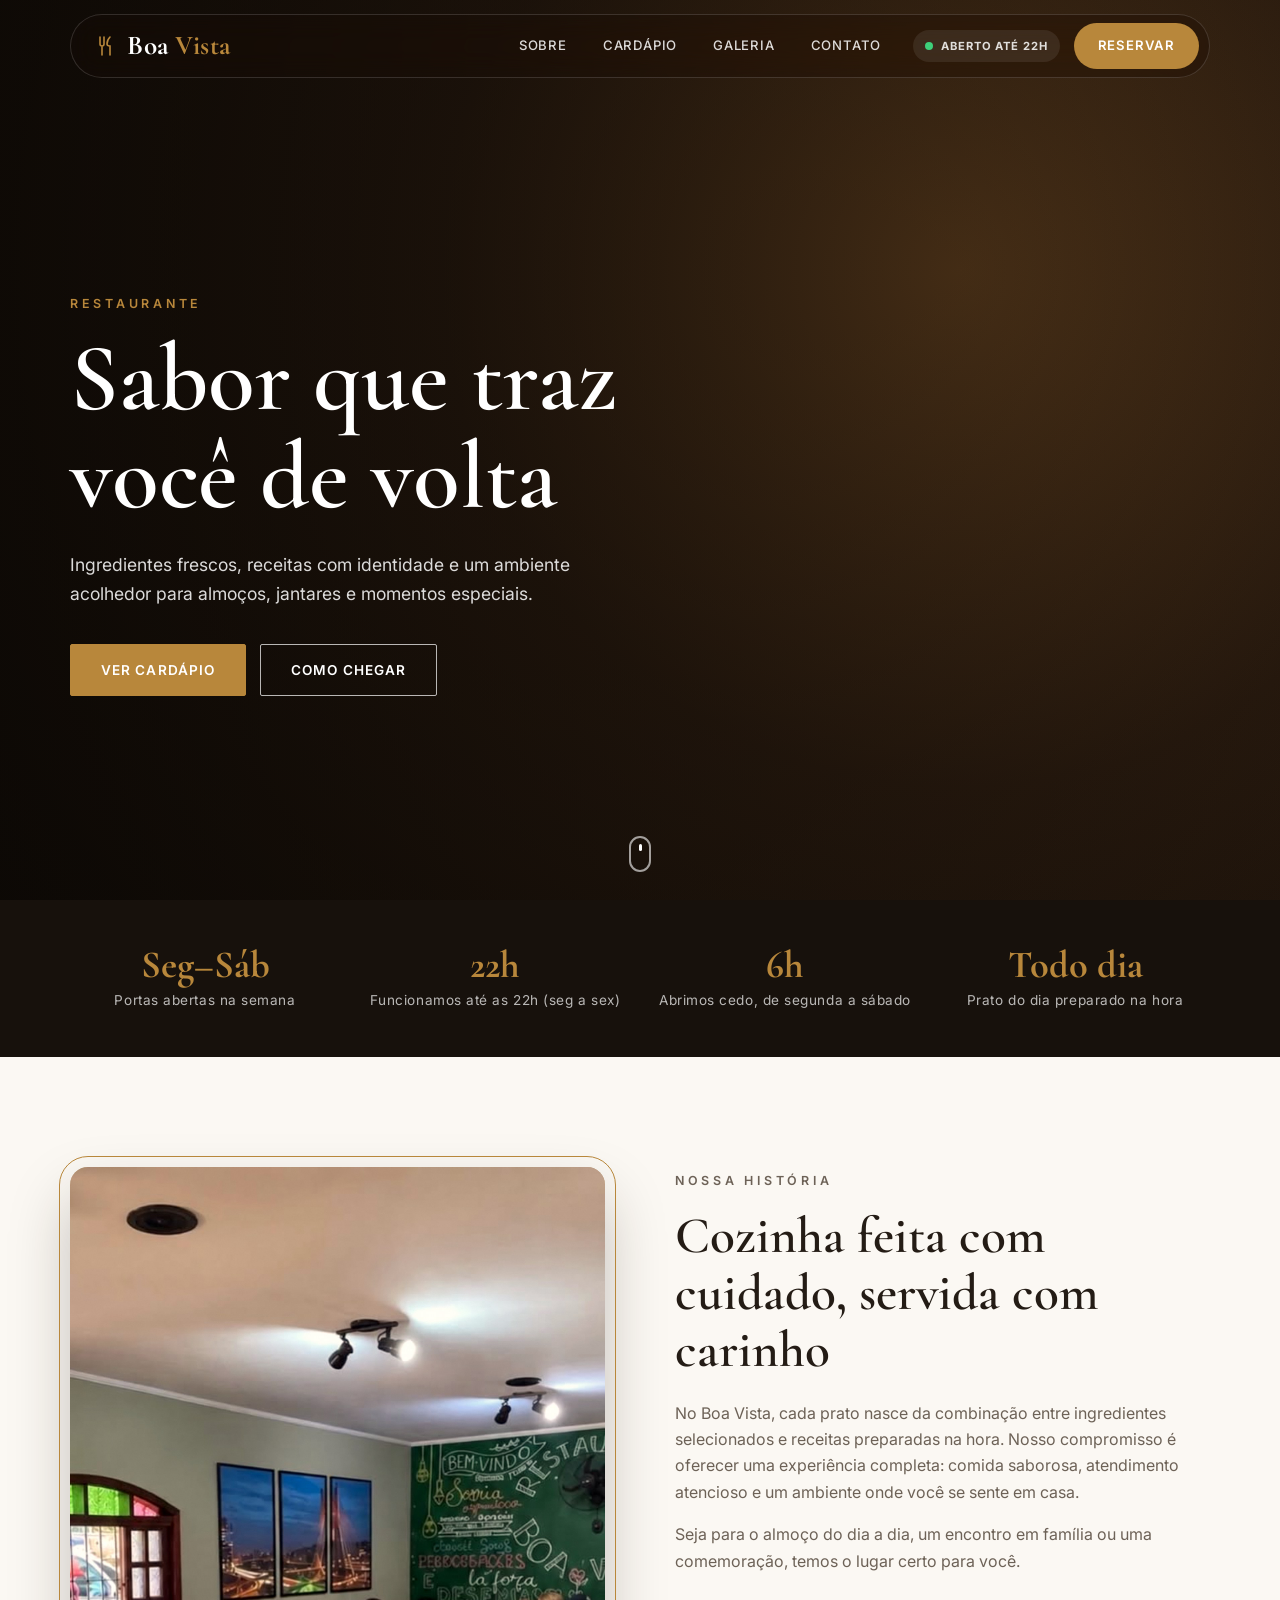
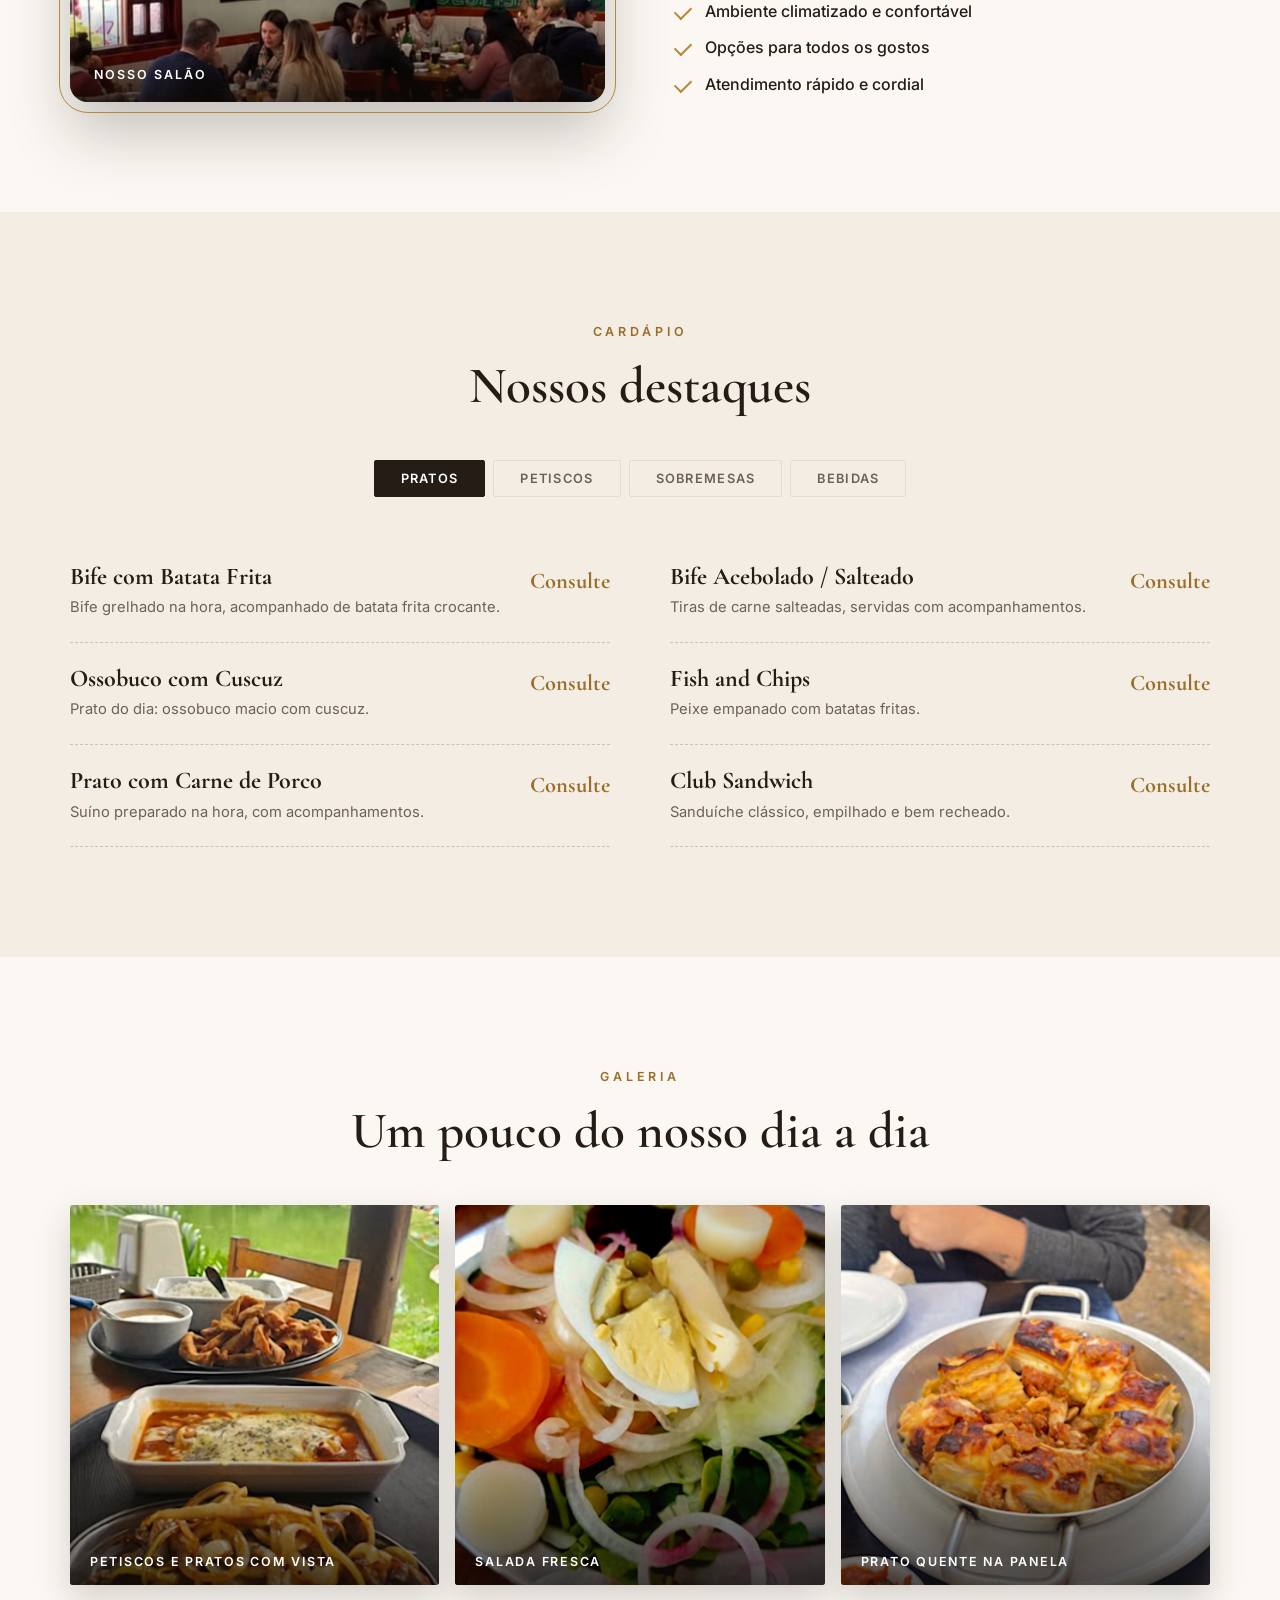
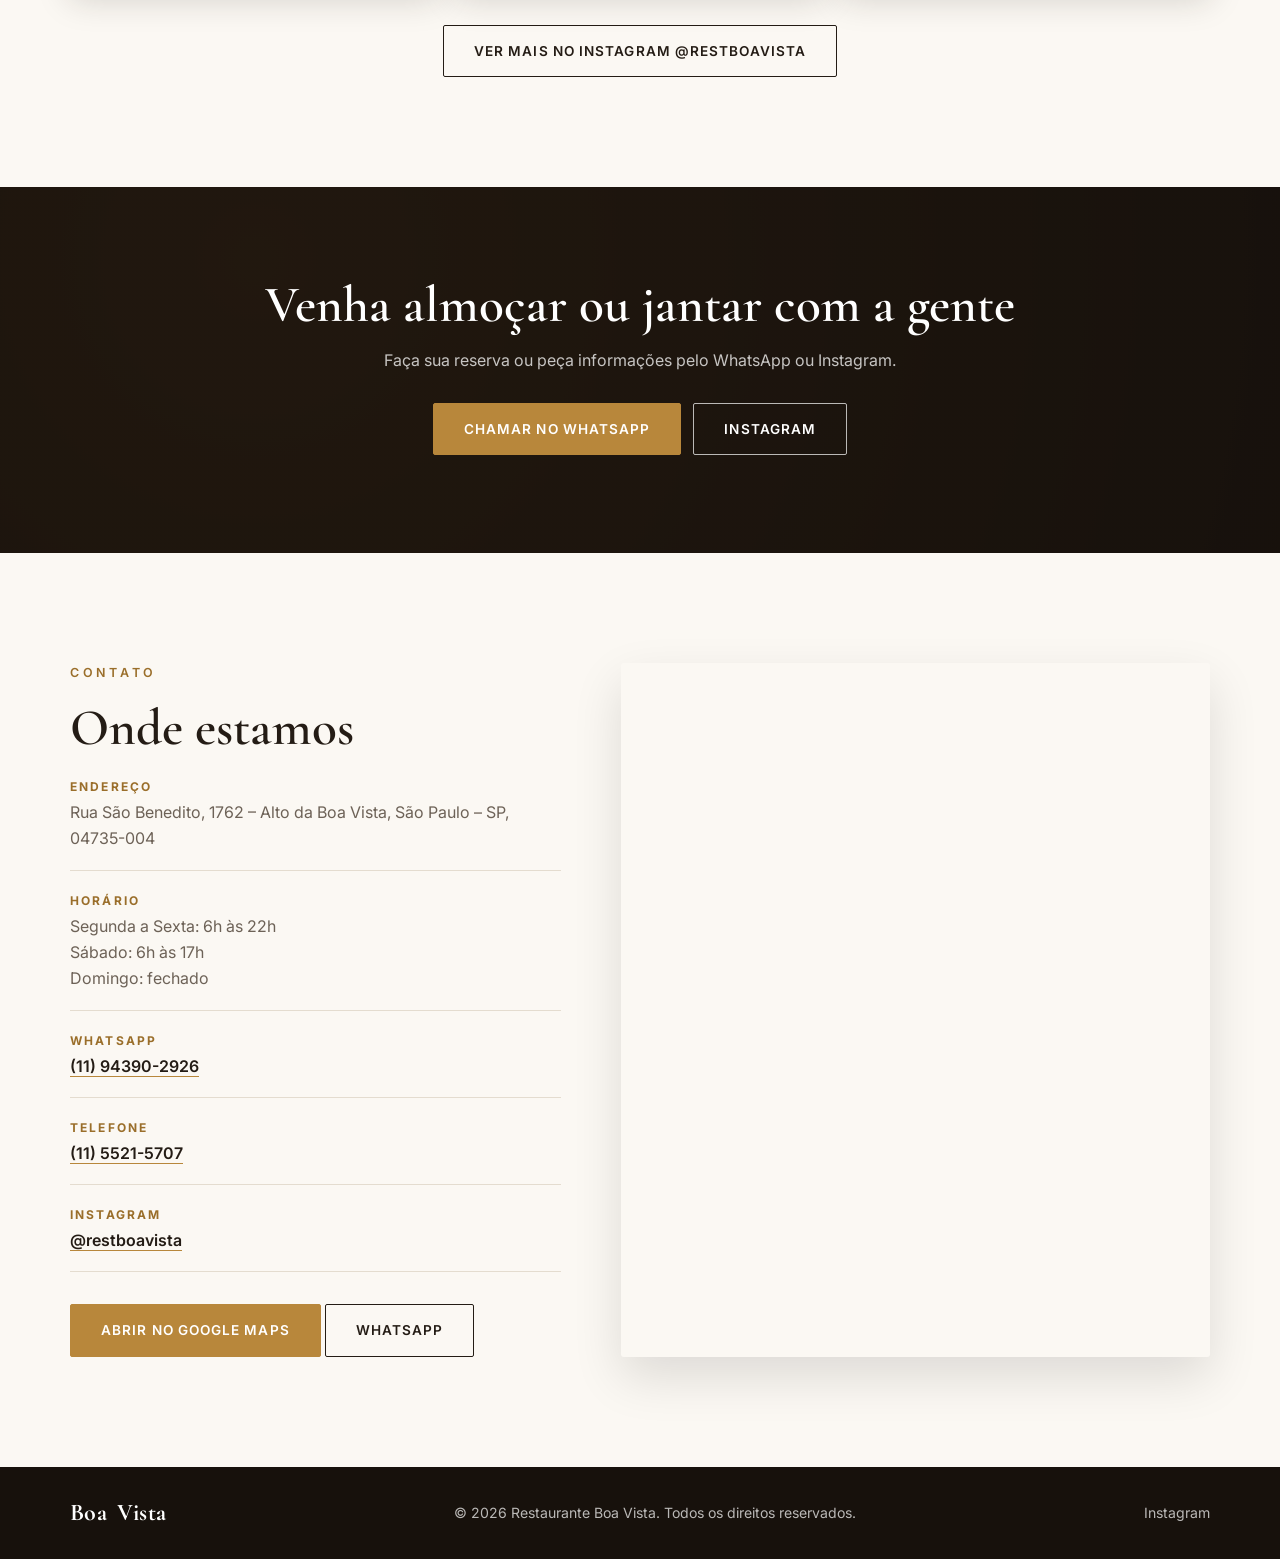
<file: index.html>
<!DOCTYPE html>
<html lang="pt-BR">
<head>
  <meta charset="UTF-8">
  <meta name="viewport" content="width=device-width, initial-scale=1">
  <title>Restaurante Boa Vista | Sabor e tradição</title>
  <meta name="description" content="Restaurante Boa Vista: pratos preparados com ingredientes frescos, ambiente acolhedor e atendimento de excelência. Veja o cardápio, horários e como chegar.">
  <meta property="og:title" content="Restaurante Boa Vista">
  <meta property="og:description" content="Sabor, tradição e um ambiente feito para você voltar sempre.">
  <meta property="og:type" content="restaurant">
  <link rel="preconnect" href="https://fonts.googleapis.com">
  <link rel="preconnect" href="https://fonts.gstatic.com" crossorigin>
  <link href="https://fonts.googleapis.com/css2?family=Cormorant+Garamond:wght@500;600;700&family=Inter:wght@400;500;600&display=swap" rel="stylesheet">
  <link rel="stylesheet" href="style.css">
</head>
<body>

  <header class="nav" id="nav">
    <div class="nav__bar">
      <a href="#inicio" class="logo" aria-label="Restaurante Boa Vista">
        <svg class="logo__mark" viewBox="0 0 24 24" fill="none" stroke="currentColor" stroke-width="1.6" stroke-linecap="round" aria-hidden="true"><path d="M7 3v7a2 2 0 0 0 2 2v9M11 3v7a2 2 0 0 1-2 2M7 3v7M17 3c-2 2-3 4.5-3 7 0 1.5 1 2 3 2v9"/></svg>
        <span>Boa <em>Vista</em></span>
      </a>
      <nav class="nav__links" id="navLinks">
        <a href="#sobre">Sobre</a>
        <a href="#cardapio">Cardápio</a>
        <a href="#galeria">Galeria</a>
        <a href="#contato">Contato</a>
        <span class="status" id="status"><i></i><b id="statusText">Horários</b></span>
        <a href="https://wa.me/5511943902926" target="_blank" rel="noopener" class="nav__cta">Reservar</a>
      </nav>
      <button class="burger" id="burger" aria-label="Abrir menu" aria-expanded="false"><span></span><span></span></button>
    </div>
  </header>

  <main>
    <section class="hero" id="inicio">
      <div class="hero__overlay"></div>
      <div class="container hero__content">
        <p class="eyebrow">Restaurante</p>
        <h1>Sabor que traz<br>você de volta</h1>
        <p class="hero__text">Ingredientes frescos, receitas com identidade e um ambiente acolhedor para almoços, jantares e momentos especiais.</p>
        <div class="hero__actions">
          <a href="#cardapio" class="btn">Ver cardápio</a>
          <a href="https://maps.app.goo.gl/kXkVzVQqNEwW2Yjz5" class="btn btn--ghost" target="_blank" rel="noopener">Como chegar</a>
        </div>
      </div>
      <a href="#sobre" class="scroll" aria-label="Rolar para baixo"></a>
    </section>

    <section class="stats">
      <div class="container stats__grid">
        <div><strong>Seg–Sáb</strong><span>Portas abertas na semana</span></div>
        <div><strong>22h</strong><span>Funcionamos até as 22h (seg a sex)</span></div>
        <div><strong>6h</strong><span>Abrimos cedo, de segunda a sábado</span></div>
        <div><strong>Todo dia</strong><span>Prato do dia preparado na hora</span></div>
      </div>
    </section>

    <section class="section" id="sobre">
      <div class="container about">
        <figure class="about__img reveal"><img src="fotos/restaurante.jpg" alt="Salão do Restaurante Boa Vista com clientes almoçando" loading="lazy"><figcaption>Nosso salão</figcaption></figure>
        <div class="reveal">
          <p class="eyebrow eyebrow--dark">Nossa história</p>
          <h2>Cozinha feita com cuidado, servida com carinho</h2>
          <p>No Boa Vista, cada prato nasce da combinação entre ingredientes selecionados e receitas preparadas na hora. Nosso compromisso é oferecer uma experiência completa: comida saborosa, atendimento atencioso e um ambiente onde você se sente em casa.</p>
          <p>Seja para o almoço do dia a dia, um encontro em família ou uma comemoração, temos o lugar certo para você.</p>
          <ul class="ticks">
            <li>Ambiente climatizado e confortável</li>
            <li>Opções para todos os gostos</li>
            <li>Atendimento rápido e cordial</li>
          </ul>
        </div>
      </div>
    </section>

    <section class="section section--alt" id="cardapio">
      <div class="container">
        <div class="section__head reveal">
          <p class="eyebrow eyebrow--dark">Cardápio</p>
          <h2>Nossos destaques</h2>
        </div>
        <div class="tabs reveal" role="tablist">
          <button class="tab is-active" data-tab="pratos" role="tab">Pratos</button>
          <button class="tab" data-tab="petiscos" role="tab">Petiscos</button>
          <button class="tab" data-tab="sobremesas" role="tab">Sobremesas</button>
          <button class="tab" data-tab="bebidas" role="tab">Bebidas</button>
        </div>

        <!-- Edite os itens e preços abaixo -->
        <div class="menu is-active" id="pratos">
          <article class="item"><div><h3>Bife com Batata Frita</h3><p>Bife grelhado na hora, acompanhado de batata frita crocante.</p></div><span>Consulte</span></article>
          <article class="item"><div><h3>Bife Acebolado / Salteado</h3><p>Tiras de carne salteadas, servidas com acompanhamentos.</p></div><span>Consulte</span></article>
          <article class="item"><div><h3>Ossobuco com Cuscuz</h3><p>Prato do dia: ossobuco macio com cuscuz.</p></div><span>Consulte</span></article>
          <article class="item"><div><h3>Fish and Chips</h3><p>Peixe empanado com batatas fritas.</p></div><span>Consulte</span></article>
          <article class="item"><div><h3>Prato com Carne de Porco</h3><p>Suíno preparado na hora, com acompanhamentos.</p></div><span>Consulte</span></article>
          <article class="item"><div><h3>Club Sandwich</h3><p>Sanduíche clássico, empilhado e bem recheado.</p></div><span>Consulte</span></article>
        </div>
        <div class="menu" id="petiscos">
          <article class="item"><div><h3>Porção de Batata Frita</h3><p>Crocante, ideal para acompanhar a cerveja.</p></div><span>Consulte</span></article>
          <article class="item"><div><h3>Petisco de Porco</h3><p>Pedaços de suíno preparados na hora.</p></div><span>Consulte</span></article>
          <article class="item"><div><h3>Isca de Peixe</h3><p>Empanada, servida com batatas.</p></div><span>Consulte</span></article>
        </div>
        <div class="menu" id="sobremesas">
          <article class="item"><div><h3>Bolo de Chocolate</h3><p>Fatia generosa, feita para fechar bem a refeição.</p></div><span>Consulte</span></article>
          <article class="item"><div><h3>Sobremesa do Dia</h3><p>Pergunte ao garçom as opções de hoje.</p></div><span>Consulte</span></article>
        </div>
        <div class="menu" id="bebidas">
          <article class="item"><div><h3>Drinks e Coquetéis</h3><p>Preparados na hora, incluindo opções com pepino.</p></div><span>Consulte</span></article>
          <article class="item"><div><h3>Cervejas Geladas</h3><p>Garrafas bem geladas.</p></div><span>Consulte</span></article>
          <article class="item"><div><h3>Chás e Refrescos</h3><p>Opções para acompanhar a refeição.</p></div><span>Consulte</span></article>
        </div>
      </div>
    </section>

    <section class="section" id="galeria">
      <div class="container">
        <div class="section__head reveal">
          <p class="eyebrow eyebrow--dark">Galeria</p>
          <h2>Um pouco do nosso dia a dia</h2>
        </div>
        <div class="gallery reveal">
          <div class="g"><img src="fotos/prato-1.jpg" alt="Petiscos e pratos à beira do lago" loading="lazy"><span>Petiscos e pratos com vista</span></div>
          <div class="g"><img src="fotos/prato-2.jpg" alt="Salada fresca do restaurante" loading="lazy"><span>Salada fresca</span></div>
          <div class="g"><img src="fotos/prato-3.jpg" alt="Prato quente servido na panela" loading="lazy"><span>Prato quente na panela</span></div>
        </div>        <p class="center reveal"><a href="https://www.instagram.com/restboavista" target="_blank" rel="noopener" class="btn btn--outline">Ver mais no Instagram @restboavista</a></p>
      </div>
    </section>

    <section class="cta">
      <div class="container reveal">
        <h2>Venha almoçar ou jantar com a gente</h2>
        <p>Faça sua reserva ou peça informações pelo WhatsApp ou Instagram.</p>
        <a href="https://wa.me/5511943902926" target="_blank" rel="noopener" class="btn">Chamar no WhatsApp</a>
        <a href="https://www.instagram.com/restboavista" target="_blank" rel="noopener" class="btn btn--ghost">Instagram</a>
      </div>
    </section>

    <section class="section" id="contato">
      <div class="container contact">
        <div class="reveal">
          <p class="eyebrow eyebrow--dark">Contato</p>
          <h2>Onde estamos</h2>
          <ul class="info">
            <li><b>Endereço</b><span>Rua São Benedito, 1762 – Alto da Boa Vista, São Paulo – SP, 04735-004</span></li>
            <li><b>Horário</b><span>Segunda a Sexta: 6h às 22h<br>Sábado: 6h às 17h<br>Domingo: fechado</span></li>
            <li><b>WhatsApp</b><span><a href="https://wa.me/5511943902926" target="_blank" rel="noopener">(11) 94390-2926</a></span></li>
            <li><b>Telefone</b><span><a href="tel:+551155215707">(11) 5521-5707</a></span></li>
            <li><b>Instagram</b><span><a href="https://www.instagram.com/restboavista" target="_blank" rel="noopener">@restboavista</a></span></li>
          </ul>
          <a href="https://maps.app.goo.gl/kXkVzVQqNEwW2Yjz5" class="btn" target="_blank" rel="noopener">Abrir no Google Maps</a>
        <a href="https://wa.me/5511943902926" class="btn btn--outline" target="_blank" rel="noopener">WhatsApp</a>
        </div>
        <div class="map reveal">
          <!-- Após colar o link do Maps, troque o src pela URL de "Incorporar um mapa" -->
          <iframe title="Localização do restaurante" src="https://www.google.com/maps?q=-23.6396241,-46.6951575&z=17&output=embed" loading="lazy" referrerpolicy="no-referrer-when-downgrade"></iframe>
        </div>
      </div>
    </section>
  </main>

  <footer class="footer">
    <div class="container footer__inner">
      <a href="#inicio" class="logo">Boa <span>Vista</span></a>
      <p>© <span id="year"></span> Restaurante Boa Vista. Todos os direitos reservados.</p>
      <a href="https://www.instagram.com/restboavista" target="_blank" rel="noopener">Instagram</a>
    </div>
  </footer>

  <script src="script.js"></script>
</body>
</html>
</file>
<file: style.css>
:root{
  --bg:#fbf8f3; --alt:#f3ede3; --ink:#241c15; --muted:#6d6257;
  --gold:#b8873b; --gold-d:#9a6e2a; --dark:#17110c; --line:#e4dccf;
  --serif:'Cormorant Garamond',Georgia,serif; --sans:'Inter',system-ui,sans-serif;
}
*{box-sizing:border-box;margin:0;padding:0}
html{scroll-behavior:smooth;scroll-padding-top:70px}
body{font-family:var(--sans);color:var(--ink);background:var(--bg);line-height:1.65;-webkit-font-smoothing:antialiased}
img,iframe{display:block;max-width:100%}
a{color:inherit;text-decoration:none}
ul{list-style:none}
.container{width:min(1140px,100% - 40px);margin-inline:auto}
.center{text-align:center;margin-top:40px}

/* Buttons */
.btn{display:inline-block;background:var(--gold);color:#fff;padding:14px 30px;border-radius:2px;font-weight:600;font-size:.85rem;letter-spacing:.08em;text-transform:uppercase;border:1px solid var(--gold);transition:.25s}
.btn:hover{background:var(--gold-d);border-color:var(--gold-d);transform:translateY(-2px)}
.btn--small{padding:9px 20px;font-size:.75rem}
.btn--ghost{background:transparent;border-color:rgba(255,255,255,.7)}
.btn--ghost:hover{background:#fff;color:var(--dark);border-color:#fff}
.btn--outline{background:transparent;color:var(--ink);border-color:var(--ink)}
.btn--outline:hover{background:var(--ink);color:#fff;border-color:var(--ink)}

/* Nav */
.nav{position:fixed;inset:14px 0 auto;z-index:50;color:#fff;pointer-events:none;transition:.3s}
.nav__bar{position:relative;pointer-events:auto;width:min(1140px,100% - 28px);margin-inline:auto;display:flex;align-items:center;justify-content:space-between;gap:20px;height:64px;padding:0 10px 0 22px;border-radius:999px;background:rgba(20,14,9,.35);border:1px solid rgba(255,255,255,.14);backdrop-filter:blur(14px) saturate(1.4);-webkit-backdrop-filter:blur(14px) saturate(1.4);transition:.3s}
.nav.is-solid{inset:8px 0 auto}
.nav.is-solid .nav__bar{background:rgba(20,14,9,.88);box-shadow:0 10px 34px rgba(0,0,0,.3);height:58px}
.logo{display:flex;align-items:center;gap:10px;font-family:var(--serif);font-size:1.7rem;font-weight:700;letter-spacing:.02em;line-height:1}
.logo em{font-style:normal;color:var(--gold)}
.logo__mark{width:24px;height:24px;color:var(--gold)}
.nav__links{display:flex;align-items:center;gap:4px;font-size:.82rem;letter-spacing:.06em;text-transform:uppercase;font-weight:500}
.nav__links > a:not(.nav__cta){padding:10px 16px;border-radius:999px;transition:.2s;color:rgba(255,255,255,.85)}
.nav__links > a:not(.nav__cta):hover{background:rgba(255,255,255,.12);color:#fff}
.status{display:flex;align-items:center;gap:8px;margin:0 10px 0 12px;padding:7px 12px;border-radius:999px;font-size:.7rem;letter-spacing:.08em;background:rgba(255,255,255,.08);color:rgba(255,255,255,.85)}
.status i{width:8px;height:8px;border-radius:50%;background:#8a8f98}
.status.is-open i{background:#3ecf7a;box-shadow:0 0 0 0 rgba(62,207,122,.6);animation:pulse 2s infinite}
.status.is-closed i{background:#e5675a}
@keyframes pulse{70%{box-shadow:0 0 0 7px rgba(62,207,122,0)}100%{box-shadow:0 0 0 0 rgba(62,207,122,0)}}
.nav__cta{background:var(--gold);color:#fff;padding:12px 24px;border-radius:999px;font-weight:600;transition:.25s}
.nav__cta:hover{background:var(--gold-d);transform:translateY(-1px)}
.burger{display:none;background:rgba(255,255,255,.1);border:0;width:44px;height:44px;border-radius:50%;cursor:pointer;position:relative}
.burger span{position:absolute;left:14px;right:14px;height:2px;background:#fff;border-radius:2px;transition:.3s}
.burger span:first-child{top:18px}.burger span:last-child{top:25px}
.burger.is-open span:first-child{top:21px;transform:rotate(45deg)}
.burger.is-open span:last-child{top:21px;transform:rotate(-45deg)}

/* Hero (troque a URL por uma foto real: url('foto.jpg')) */
.hero{position:relative;min-height:100vh;display:flex;align-items:center;color:#fff;
  background:radial-gradient(circle at 75% 30%,#5a3b1c 0,#2a1b0f 45%,#120c07 100%) center/cover}
.hero__overlay{position:absolute;inset:0;background:linear-gradient(90deg,rgba(10,7,4,.7),rgba(10,7,4,.15))}
.hero__content{position:relative;padding-top:90px}
.eyebrow{font-size:.78rem;letter-spacing:.3em;text-transform:uppercase;color:var(--gold);font-weight:600;margin-bottom:16px}
.eyebrow--dark{color:var(--gold-d)}
.hero h1{font-family:var(--serif);font-size:clamp(3rem,8vw,6rem);line-height:1.02;font-weight:600;margin-bottom:24px}
.hero__text{max-width:520px;font-size:1.1rem;color:rgba(255,255,255,.85);margin-bottom:36px}
.hero__actions{display:flex;gap:14px;flex-wrap:wrap}
.scroll{position:absolute;bottom:28px;left:50%;width:22px;height:36px;border:2px solid rgba(255,255,255,.6);border-radius:12px;transform:translateX(-50%)}
.scroll::after{content:"";position:absolute;top:6px;left:50%;width:3px;height:7px;margin-left:-1.5px;background:#fff;border-radius:2px;animation:sc 1.6s infinite}
@keyframes sc{0%{opacity:1;transform:translateY(0)}100%{opacity:0;transform:translateY(12px)}}

/* Stats */
.stats{background:var(--dark);color:#fff;padding:44px 0}
.stats__grid{display:grid;grid-template-columns:repeat(4,1fr);gap:20px;text-align:center}
.stats strong{display:block;font-family:var(--serif);font-size:2.4rem;color:var(--gold);line-height:1.1}
.stats span{font-size:.85rem;color:rgba(255,255,255,.7);letter-spacing:.04em}

/* Sections */
.section{padding:110px 0}
.section--alt{background:var(--alt)}
.section__head{text-align:center;margin-bottom:44px}
h2{font-family:var(--serif);font-size:clamp(2.1rem,4.5vw,3.2rem);line-height:1.12;font-weight:600;margin-bottom:20px}

.about{display:grid;grid-template-columns:1fr 1fr;gap:70px;align-items:center}
.about p{color:var(--muted);margin-bottom:16px}
.about__img,.g{background:linear-gradient(135deg,#d9c7a8,#a98555);display:flex;align-items:center;justify-content:center;color:rgba(255,255,255,.85);font-size:.85rem;letter-spacing:.1em;text-transform:uppercase;border-radius:3px}
.about__img{position:relative;aspect-ratio:1/1;overflow:hidden;border-radius:18px;box-shadow:0 30px 60px rgba(36,28,21,.25);outline:1px solid var(--gold);outline-offset:10px}
.about__img img{width:100%;height:100%;object-fit:cover;object-position:center 70%}
.about__img figcaption{position:absolute;left:0;right:0;bottom:0;padding:60px 24px 20px;background:linear-gradient(transparent,rgba(15,10,6,.75));color:#fff;font:600 .78rem var(--sans);letter-spacing:.16em;text-transform:uppercase}
.ticks{margin-top:24px;display:grid;gap:10px}
.ticks li{padding-left:30px;position:relative;font-weight:500}
.ticks li::before{content:"";position:absolute;left:0;top:.5em;width:14px;height:8px;border-left:2px solid var(--gold);border-bottom:2px solid var(--gold);transform:rotate(-45deg)}

/* Menu */
.tabs{display:flex;justify-content:center;flex-wrap:wrap;gap:8px;margin-bottom:44px}
.tab{background:none;border:1px solid var(--line);padding:10px 26px;font:600 .8rem var(--sans);letter-spacing:.1em;text-transform:uppercase;cursor:pointer;color:var(--muted);transition:.25s;border-radius:2px}
.tab:hover{border-color:var(--gold);color:var(--gold-d)}
.tab.is-active{background:var(--ink);border-color:var(--ink);color:#fff}
.menu{display:none;grid-template-columns:1fr 1fr;gap:0 60px}
.menu.is-active{display:grid;animation:fade .4s}
@keyframes fade{from{opacity:0;transform:translateY(8px)}to{opacity:1;transform:none}}
.item{display:flex;justify-content:space-between;gap:20px;padding:22px 0;border-bottom:1px dashed #cfc3b0}
.item h3{font-family:var(--serif);font-size:1.5rem;line-height:1.2;margin-bottom:4px}
.item p{font-size:.92rem;color:var(--muted)}
.item span{font-family:var(--serif);font-size:1.4rem;font-weight:700;color:var(--gold-d);white-space:nowrap}

/* Gallery */
.gallery{display:grid;grid-template-columns:repeat(3,1fr);grid-auto-rows:380px;gap:16px}
.g{transition:.4s;overflow:hidden}
.g{position:relative;box-shadow:0 14px 34px rgba(36,28,21,.18)}
.g img{width:100%;height:100%;object-fit:cover;transition:transform .6s}
.g::after{content:"";position:absolute;inset:auto 0 0;height:45%;background:linear-gradient(transparent,rgba(15,10,6,.72));pointer-events:none}
.g span{position:absolute;left:20px;bottom:16px;z-index:1;font:600 .78rem var(--sans);letter-spacing:.14em;text-transform:uppercase;color:#fff}
.g:hover img{transform:scale(1.05)}

.g--1{grid-column:span 2;grid-row:span 2;background:linear-gradient(135deg,#c2a06a,#7a5528)}
.g--2{background:linear-gradient(135deg,#8c6a3f,#3d2a14)}
.g--3{background:linear-gradient(135deg,#d6b98a,#9a7442)}
.g--4{background:linear-gradient(135deg,#a17b48,#57391a)}
.g--5{grid-column:span 2;background:linear-gradient(135deg,#caa974,#83592a)}

/* CTA */
.cta{background:linear-gradient(rgba(23,17,12,.88),rgba(23,17,12,.88)),radial-gradient(circle at 20% 20%,#6b4720,#17110c);color:#fff;text-align:center;padding:90px 0}
.cta h2{margin-bottom:12px}
.cta .btn{margin:0 4px 8px}
.cta p{color:rgba(255,255,255,.75);margin-bottom:30px}

/* Contact */
.contact{display:grid;grid-template-columns:1fr 1.2fr;gap:60px;align-items:stretch}
.info{margin:8px 0 32px;display:grid;gap:20px}
.info li{display:grid;gap:2px;padding-bottom:18px;border-bottom:1px solid var(--line)}
.info b{font-size:.75rem;letter-spacing:.18em;text-transform:uppercase;color:var(--gold-d)}
.info span{color:var(--muted)}
.info a{color:var(--ink);font-weight:600;border-bottom:1px solid var(--gold)}
.map{min-height:380px;border-radius:3px;overflow:hidden;box-shadow:0 20px 50px rgba(0,0,0,.12)}
.map iframe{width:100%;height:100%;border:0;min-height:380px}

/* Footer */
.footer{background:var(--dark);color:rgba(255,255,255,.7);padding:34px 0;font-size:.88rem}
.footer .logo{color:#fff;font-size:1.5rem}
.footer__inner{display:flex;justify-content:space-between;align-items:center;gap:16px;flex-wrap:wrap}
.footer a:not(.logo):hover{color:var(--gold)}

/* Reveal */
.reveal{opacity:0;transform:translateY(28px);transition:opacity .8s,transform .8s}
.reveal.in{opacity:1;transform:none}
@media (prefers-reduced-motion:reduce){.reveal{opacity:1;transform:none;transition:none}html{scroll-behavior:auto}}

/* Mobile */
@media (max-width:900px){
  .section{padding:80px 0}
  .about,.contact{grid-template-columns:1fr;gap:44px}
  .about__img{max-width:460px;outline-offset:8px}
  .menu{grid-template-columns:1fr}
  .stats__grid{grid-template-columns:repeat(2,1fr);gap:32px 20px}
  .gallery{grid-template-columns:1fr;grid-auto-rows:320px}
  .g--1{grid-column:span 2}
  .burger{display:block}
  .nav__bar{padding:0 10px 0 18px;height:58px}
  .nav__links{position:absolute;top:70px;left:0;right:0;flex-direction:column;align-items:stretch;gap:2px;padding:14px;border-radius:24px;background:rgba(20,14,9,.96);border:1px solid rgba(255,255,255,.12);box-shadow:0 24px 50px rgba(0,0,0,.4);opacity:0;visibility:hidden;transform:translateY(-10px);transition:.3s}
  .nav__links.is-open{opacity:1;visibility:visible;transform:none}
  .nav__links > a:not(.nav__cta){padding:14px 16px;font-size:.9rem}
  .status{margin:8px 0;justify-content:center}
  .nav__cta{text-align:center;padding:15px}
}
@media (max-width:520px){
  .footer__inner{flex-direction:column;text-align:center}
  .hero__actions .btn{width:100%;text-align:center}
}
</file>
